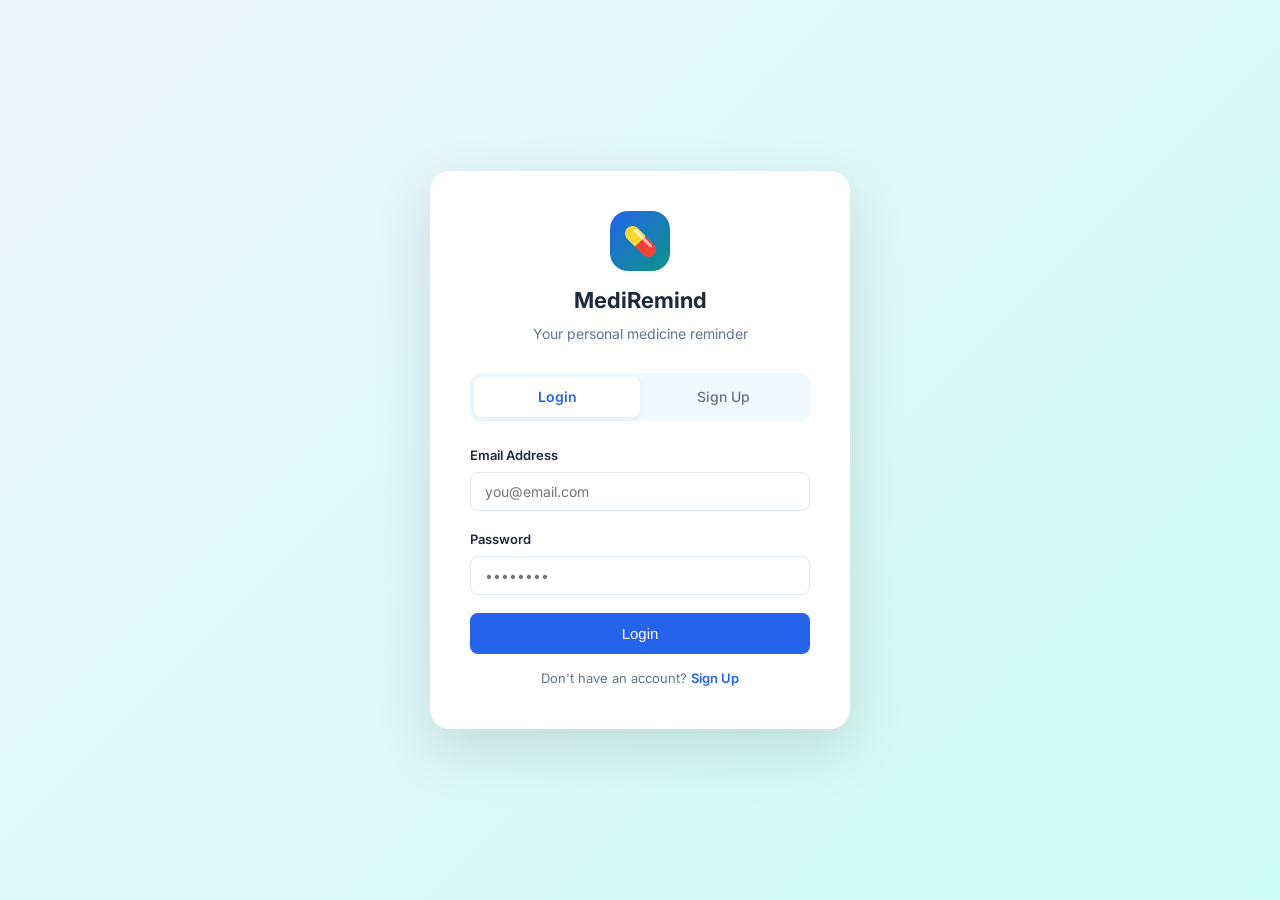
<file: frontend/index.html>
<!DOCTYPE html>
<html lang="en">
<head>
  <meta charset="UTF-8" />
  <meta name="viewport" content="width=device-width, initial-scale=1.0" />
  <title>MediRemind – Login</title>
  <link rel="stylesheet" href="style.css" />
  <style>
    /* tiny override – center the icon inside the card */
    .auth-logo .logo-icon { color: #fff; }
  </style>
</head>
<body class="auth-page">

  <div class="auth-card">

    <!-- Logo -->
    <div class="auth-logo">
      <div class="logo-icon">💊</div>
      <h1>MediRemind</h1>
      <p>Your personal medicine reminder</p>
    </div>

    <!-- Tabs -->
    <div class="auth-tabs">
      <div class="auth-tab active" id="tab-login" onclick="switchTab('login')">Login</div>
      <div class="auth-tab"        id="tab-signup" onclick="switchTab('signup')">Sign Up</div>
    </div>

    <!-- Error message -->
    <div class="error-msg" id="error-msg"></div>

    <!-- ── Login Form ── -->
    <form class="auth-form active" id="form-login" onsubmit="handleLogin(event)">
      <div class="form-group">
        <label for="login-email">Email Address</label>
        <input class="form-control" id="login-email" type="email" placeholder="you@email.com" required />
      </div>
      <div class="form-group">
        <label for="login-password">Password</label>
        <input class="form-control" id="login-password" type="password" placeholder="••••••••" required />
      </div>
      <button type="submit" class="btn btn-primary btn-full" id="login-btn">
        Login
      </button>
      <p style="text-align:center;margin-top:14px;font-size:13px;color:var(--muted)">
        Don't have an account?
        <a href="#" onclick="switchTab('signup')" style="color:var(--primary);font-weight:600">Sign Up</a>
      </p>
    </form>

    <!-- ── Signup Form ── -->
    <form class="auth-form" id="form-signup" onsubmit="handleSignup(event)">
      <div class="form-group">
        <label for="signup-name">Full Name</label>
        <input class="form-control" id="signup-name" type="text" placeholder="John Doe" required />
      </div>
      <div class="form-group">
        <label for="signup-email">Email Address</label>
        <input class="form-control" id="signup-email" type="email" placeholder="you@email.com" required />
      </div>
      <div class="form-group">
        <label for="signup-password">Password</label>
        <input class="form-control" id="signup-password" type="password" placeholder="min 6 characters" minlength="6" required />
      </div>
      <button type="submit" class="btn btn-primary btn-full" id="signup-btn">
        Create Account
      </button>
      <p style="text-align:center;margin-top:14px;font-size:13px;color:var(--muted)">
        Already have an account?
        <a href="#" onclick="switchTab('login')" style="color:var(--primary);font-weight:600">Login</a>
      </p>
    </form>

  </div><!-- /auth-card -->

  <script src="script.js"></script>
<script>
    const API = (location.protocol === "file:" ? "http://127.0.0.1:8000" : location.origin);

    // Redirect if already logged in
    if (localStorage.getItem("token")) {
      window.location.href = "dashboard.html";
    }

    /* ── Tab switching ── */
    function switchTab(tab) {
      document.getElementById("tab-login").classList.toggle("active",  tab === "login");
      document.getElementById("tab-signup").classList.toggle("active", tab === "signup");
      document.getElementById("form-login").classList.toggle("active",  tab === "login");
      document.getElementById("form-signup").classList.toggle("active", tab === "signup");
      hideError();
    }

    function showError(msg) {
      const el = document.getElementById("error-msg");
      el.textContent = msg;
      el.style.display = "block";
    }
    function hideError() {
      document.getElementById("error-msg").style.display = "none";
    }

    /* ── Login ── */
    async function handleLogin(e) {
      e.preventDefault();
      hideError();
      const btn = document.getElementById("login-btn");
      btn.textContent = "Logging in…";
      btn.disabled = true;

      const email    = document.getElementById("login-email").value.trim();
      const password = document.getElementById("login-password").value;

      try {
        const res  = await fetch(`${API}/login`, {
          method: "POST",
          headers: { "Content-Type": "application/json" },
          body: JSON.stringify({ email, password }),
        });
        const data = await res.json();
        if (!res.ok) throw new Error(data.detail || "Login failed");

        // Save user info to localStorage
        localStorage.setItem("token",    data.token);
        localStorage.setItem("user_id",  data.user_id);
        localStorage.setItem("username", data.username);

        window.location.href = "dashboard.html";
      } catch (err) {
        showError(err.message);
      } finally {
        btn.textContent = "Login";
        btn.disabled = false;
      }
    }

    /* ── Signup ── */
    async function handleSignup(e) {
      e.preventDefault();
      hideError();
      const btn = document.getElementById("signup-btn");
      btn.textContent = "Creating account…";
      btn.disabled = true;

      const username = document.getElementById("signup-name").value.trim();
      const email    = document.getElementById("signup-email").value.trim();
      const password = document.getElementById("signup-password").value;

      try {
        const res  = await fetch(`${API}/signup`, {
          method: "POST",
          headers: { "Content-Type": "application/json" },
          body: JSON.stringify({ username, email, password }),
        });
        const data = await res.json();
        if (!res.ok) throw new Error(data.detail || "Signup failed");

        // Auto-login after signup
        localStorage.setItem("token",    data.token);
        localStorage.setItem("user_id",  data.user_id);
        localStorage.setItem("username", data.username);

        window.location.href = "dashboard.html";
      } catch (err) {
        showError(err.message);
      } finally {
        btn.textContent = "Create Account";
        btn.disabled = false;
      }
    }
  </script>

</body>
</html>
</file>
<file: frontend/style.css>
/* =============================================
   Medicine Reminder – Global Stylesheet
   Healthcare theme: Light bg + Blue/Teal accents
   ============================================= */

/* ── Google Font ── */
@import url('https://fonts.googleapis.com/css2?family=Inter:wght@300;400;500;600;700&display=swap');

/* ── CSS Variables ── */
:root {
  --primary:       #2563eb;   /* blue-600   */
  --primary-dark:  #1d4ed8;   /* blue-700   */
  --teal:          #0d9488;   /* teal-600   */
  --teal-light:    #ccfbf1;   /* teal-100   */
  --bg:            #f0f9ff;   /* sky-50     */
  --surface:       #ffffff;
  --border:        #e2e8f0;
  --text:          #1e293b;   /* slate-800  */
  --muted:         #64748b;   /* slate-500  */
  --success:       #16a34a;
  --warning:       #d97706;
  --danger:        #dc2626;
  --radius:        12px;
  --shadow:        0 4px 20px rgba(0,0,0,.08);
  --shadow-sm:     0 2px 8px  rgba(0,0,0,.06);
}

/* ── Reset & Base ── */
*, *::before, *::after { box-sizing: border-box; margin: 0; padding: 0; }

body {
  font-family: 'Inter', sans-serif;
  background: var(--bg);
  color: var(--text);
  min-height: 100vh;
  line-height: 1.6;
}

a { text-decoration: none; color: inherit; }
ul { list-style: none; }
img { max-width: 100%; }

/* ── Layout ── */
.container   { max-width: 1100px; margin: 0 auto; padding: 0 20px; }
.page-wrapper { display: flex; min-height: 100vh; }

/* ── Sidebar ── */
.sidebar {
  width: 240px;
  background: var(--surface);
  border-right: 1px solid var(--border);
  display: flex;
  flex-direction: column;
  position: fixed;
  top: 0; left: 0;
  height: 100vh;
  z-index: 100;
  box-shadow: var(--shadow-sm);
}

.sidebar-brand {
  display: flex;
  align-items: center;
  gap: 10px;
  padding: 24px 20px 20px;
  border-bottom: 1px solid var(--border);
}

.sidebar-brand .brand-icon {
  width: 38px; height: 38px;
  background: linear-gradient(135deg, var(--primary), var(--teal));
  border-radius: 10px;
  display: flex; align-items: center; justify-content: center;
  font-size: 18px;
}

.sidebar-brand h1 {
  font-size: 15px;
  font-weight: 700;
  color: var(--text);
  line-height: 1.2;
}
.sidebar-brand span { color: var(--primary); }

.sidebar-nav { flex: 1; padding: 16px 12px; }

.nav-item {
  display: flex;
  align-items: center;
  gap: 10px;
  padding: 11px 14px;
  border-radius: 10px;
  color: var(--muted);
  font-size: 14px;
  font-weight: 500;
  transition: background .2s, color .2s;
  cursor: pointer;
  margin-bottom: 4px;
}
.nav-item:hover  { background: var(--bg);  color: var(--primary); }
.nav-item.active { background: #eff6ff;    color: var(--primary); font-weight: 600; }

.nav-item .icon { font-size: 16px; width: 20px; text-align: center; }

.sidebar-footer {
  padding: 16px;
  border-top: 1px solid var(--border);
}

.user-info {
  display: flex;
  align-items: center;
  gap: 10px;
  padding: 10px 12px;
  background: var(--bg);
  border-radius: 10px;
}
.user-avatar {
  width: 34px; height: 34px;
  background: linear-gradient(135deg, var(--primary), var(--teal));
  border-radius: 50%;
  display: flex; align-items: center; justify-content: center;
  color: #fff; font-size: 13px; font-weight: 600;
}
.user-name  { font-size: 13px; font-weight: 600; }
.user-email { font-size: 11px; color: var(--muted); }

/* ── Main Content ── */
.main-content {
  margin-left: 240px;
  flex: 1;
  padding: 30px;
  min-height: 100vh;
}

.page-header {
  margin-bottom: 28px;
}
.page-header h2 { font-size: 24px; font-weight: 700; color: var(--text); }
.page-header p  { color: var(--muted); font-size: 14px; margin-top: 4px; }

/* ── Cards ── */
.card {
  background: var(--surface);
  border-radius: var(--radius);
  box-shadow: var(--shadow);
  padding: 24px;
  border: 1px solid var(--border);
}

/* ── Stats Grid ── */
.stats-grid {
  display: grid;
  grid-template-columns: repeat(auto-fit, minmax(210px, 1fr));
  gap: 18px;
  margin-bottom: 28px;
}

.stat-card {
  background: var(--surface);
  border-radius: var(--radius);
  padding: 22px;
  display: flex;
  align-items: center;
  gap: 16px;
  box-shadow: var(--shadow-sm);
  border: 1px solid var(--border);
  transition: transform .2s, box-shadow .2s;
}
.stat-card:hover { transform: translateY(-2px); box-shadow: var(--shadow); }

.stat-icon {
  width: 52px; height: 52px;
  border-radius: 14px;
  display: flex; align-items: center; justify-content: center;
  font-size: 22px;
}
.stat-icon.blue  { background: #eff6ff; }
.stat-icon.teal  { background: var(--teal-light); }
.stat-icon.green { background: #dcfce7; }
.stat-icon.amber { background: #fef9c3; }

.stat-value { font-size: 28px; font-weight: 700; color: var(--text); }
.stat-label { font-size: 13px; color: var(--muted); }

/* ── Table ── */
.table-wrapper { overflow-x: auto; }
table { width: 100%; border-collapse: collapse; }
thead th {
  text-align: left;
  padding: 12px 16px;
  background: var(--bg);
  color: var(--muted);
  font-size: 12px;
  font-weight: 600;
  text-transform: uppercase;
  letter-spacing: .5px;
  border-bottom: 1px solid var(--border);
}
tbody td {
  padding: 14px 16px;
  font-size: 14px;
  border-bottom: 1px solid var(--border);
  vertical-align: middle;
}
tbody tr:last-child td { border-bottom: none; }
tbody tr:hover { background: #f8fafc; }

/* ── Buttons ── */
.btn {
  display: inline-flex;
  align-items: center;
  gap: 6px;
  padding: 9px 18px;
  border-radius: 8px;
  font-size: 14px;
  font-weight: 500;
  cursor: pointer;
  border: none;
  transition: all .2s;
}

.btn-primary  { background: var(--primary); color: #fff; }
.btn-primary:hover { background: var(--primary-dark); }

.btn-teal  { background: var(--teal); color: #fff; }
.btn-teal:hover { background: #0f766e; }

.btn-success { background: var(--success); color: #fff; }
.btn-success:hover { background: #15803d; }

.btn-warning { background: var(--warning); color: #fff; }
.btn-warning:hover { background: #b45309; }

.btn-danger  { background: var(--danger); color: #fff; }
.btn-danger:hover { background: #b91c1c; }

.btn-outline {
  background: transparent;
  border: 1.5px solid var(--border);
  color: var(--text);
}
.btn-outline:hover { background: var(--bg); }

.btn-sm { padding: 6px 12px; font-size: 13px; }
.btn-full { width: 100%; justify-content: center; padding: 12px; font-size: 15px; }

/* ── Forms ── */
.form-group { margin-bottom: 18px; }
.form-group label { display: block; font-size: 13px; font-weight: 600; margin-bottom: 6px; color: var(--text); }

.form-control {
  width: 100%;
  padding: 10px 14px;
  border: 1.5px solid var(--border);
  border-radius: 8px;
  font-size: 14px;
  font-family: inherit;
  color: var(--text);
  background: var(--surface);
  transition: border-color .2s, box-shadow .2s;
  outline: none;
}
.form-control:focus {
  border-color: var(--primary);
  box-shadow: 0 0 0 3px rgba(37,99,235,.15);
}

.form-grid { display: grid; grid-template-columns: 1fr 1fr; gap: 0 18px; }

/* ── Schedule Cards ── */
.schedule-list { display: flex; flex-direction: column; gap: 12px; }

.schedule-card {
  background: var(--surface);
  border: 1px solid var(--border);
  border-radius: 12px;
  padding: 16px 20px;
  display: flex;
  align-items: center;
  gap: 16px;
  box-shadow: var(--shadow-sm);
  transition: transform .2s;
}
.schedule-card:hover { transform: translateX(4px); }

.schedule-time {
  min-width: 70px;
  font-size: 15px;
  font-weight: 700;
  color: var(--primary);
  text-align: center;
}
.schedule-divider { width: 1px; height: 40px; background: var(--border); }

.schedule-info { flex: 1; }
.schedule-name   { font-size: 15px; font-weight: 600; }
.schedule-dosage { font-size: 13px; color: var(--muted); margin-top: 2px; }

.schedule-actions { display: flex; gap: 8px; }

.badge {
  display: inline-block;
  padding: 3px 10px;
  border-radius: 20px;
  font-size: 12px;
  font-weight: 600;
}
.badge-success { background: #dcfce7; color: var(--success); }
.badge-warning { background: #fef9c3; color: var(--warning); }
.badge-danger  { background: #fee2e2; color: var(--danger); }
.badge-info    { background: #eff6ff; color: var(--primary); }

/* ── Auth Page ── */
.auth-page {
  display: flex;
  justify-content: center;
  align-items: center;
  min-height: 100vh;
  background: linear-gradient(135deg, #eff6ff 0%, #ccfbf1 100%);
}

.auth-card {
  background: var(--surface);
  border-radius: 20px;
  padding: 40px;
  width: 100%;
  max-width: 420px;
  box-shadow: 0 20px 60px rgba(0,0,0,.12);
}

.auth-logo {
  text-align: center;
  margin-bottom: 28px;
}
.auth-logo .logo-icon {
  width: 60px; height: 60px;
  background: linear-gradient(135deg, var(--primary), var(--teal));
  border-radius: 18px;
  display: flex; align-items: center; justify-content: center;
  font-size: 28px;
  margin: 0 auto 12px;
}
.auth-logo h1 { font-size: 22px; font-weight: 700; }
.auth-logo p  { color: var(--muted); font-size: 14px; margin-top: 4px; }

.auth-tabs {
  display: flex;
  background: var(--bg);
  border-radius: 10px;
  padding: 4px;
  margin-bottom: 24px;
}
.auth-tab {
  flex: 1;
  text-align: center;
  padding: 9px;
  border-radius: 8px;
  font-size: 14px;
  font-weight: 500;
  cursor: pointer;
  transition: all .2s;
  color: var(--muted);
}
.auth-tab.active {
  background: var(--surface);
  color: var(--primary);
  font-weight: 600;
  box-shadow: var(--shadow-sm);
}

.auth-form { display: none; }
.auth-form.active { display: block; }

.error-msg {
  background: #fee2e2;
  color: var(--danger);
  padding: 10px 14px;
  border-radius: 8px;
  font-size: 13px;
  margin-bottom: 14px;
  display: none;
}

/* ── Notification Toast ── */
.toast {
  position: fixed;
  top: 24px; right: 24px;
  background: var(--text);
  color: #fff;
  padding: 14px 20px;
  border-radius: 12px;
  font-size: 14px;
  box-shadow: 0 8px 30px rgba(0,0,0,.2);
  z-index: 9999;
  display: flex;
  align-items: center;
  gap: 10px;
  transform: translateX(120%);
  transition: transform .35s cubic-bezier(.34, 1.56, .64, 1);
  max-width: 360px;
}
.toast.show { transform: translateX(0); }
.toast.reminder-toast { background: linear-gradient(135deg, var(--primary), var(--teal)); }
.toast-close { cursor: pointer; opacity: .7; font-size: 16px; margin-left: auto; }

/* ── Modal ── */
.modal-overlay {
  position: fixed; inset: 0;
  background: rgba(0,0,0,.45);
  z-index: 500;
  display: none;
  align-items: center;
  justify-content: center;
}
.modal-overlay.open { display: flex; }

.modal {
  background: var(--surface);
  border-radius: 16px;
  padding: 28px;
  width: 100%;
  max-width: 520px;
  box-shadow: 0 20px 60px rgba(0,0,0,.2);
  position: relative;
}
.modal-header {
  display: flex;
  justify-content: space-between;
  align-items: center;
  margin-bottom: 22px;
}
.modal-title { font-size: 18px; font-weight: 700; }
.modal-close { cursor: pointer; font-size: 20px; color: var(--muted); background: none; border: none; }

/* ── Empty State ── */
.empty-state {
  text-align: center;
  padding: 60px 20px;
  color: var(--muted);
}
.empty-state .empty-icon { font-size: 48px; margin-bottom: 12px; }
.empty-state p { font-size: 14px; }

/* ── Scrollbar ── */
::-webkit-scrollbar { width: 6px; }
::-webkit-scrollbar-track { background: var(--bg); }
::-webkit-scrollbar-thumb { background: var(--border); border-radius: 3px; }

/* ── Responsive ── */
@media (max-width: 768px) {
  .sidebar { transform: translateX(-100%); transition: transform .3s; }
  .sidebar.open { transform: translateX(0); }
  .main-content { margin-left: 0; padding: 16px; }
  .form-grid { grid-template-columns: 1fr; }
  .stats-grid { grid-template-columns: 1fr 1fr; }
}
</file>
